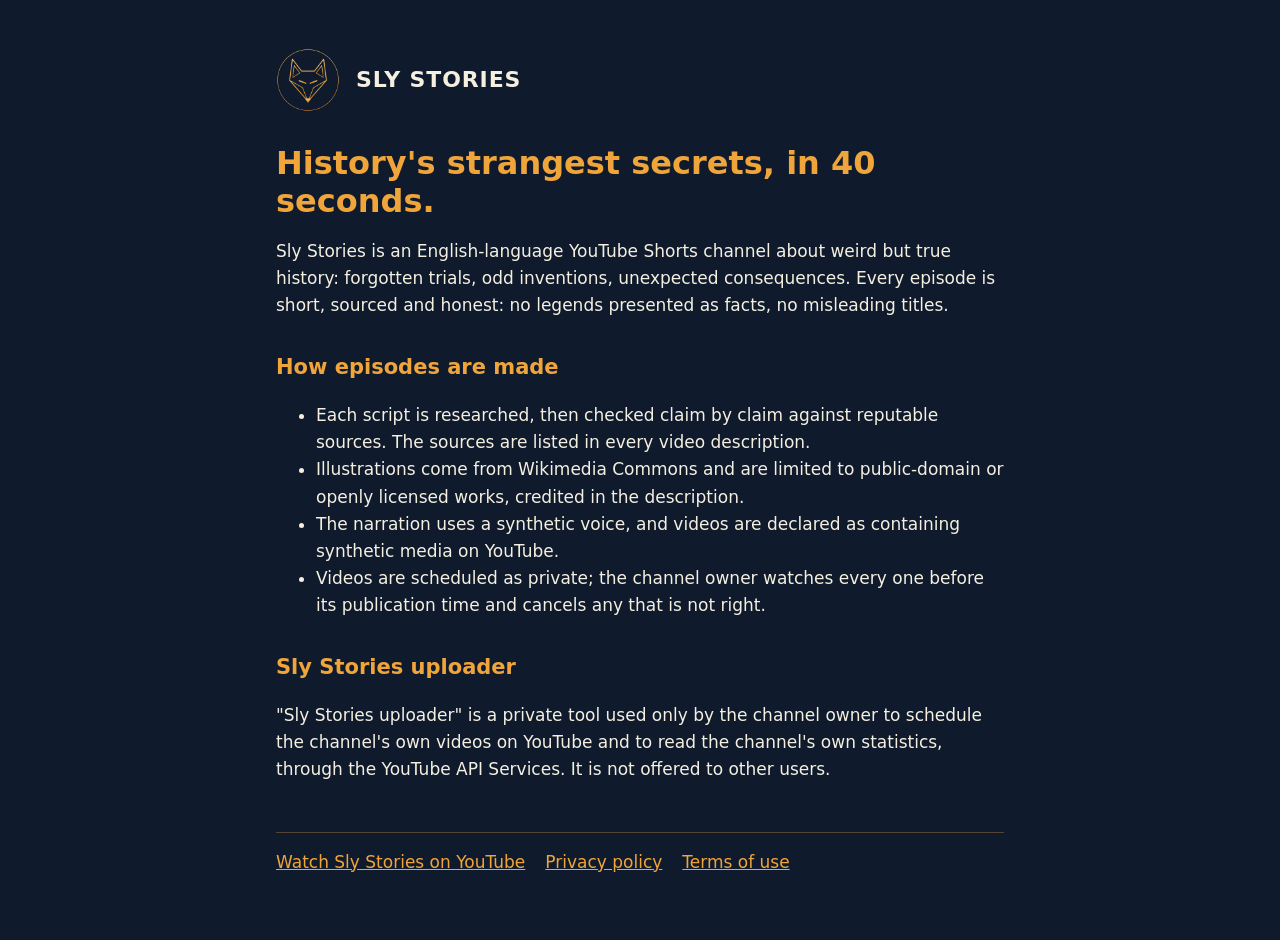
<file: index.html>
<!doctype html>
<html lang="en">
<head>
<meta charset="utf-8">
<meta name="viewport" content="width=device-width, initial-scale=1">
<title>Sly Stories</title>
<meta name="description" content="Sly Stories: history's strangest true secrets, in 40 seconds.">
<link rel="icon" href="logo.png">
<link rel="stylesheet" href="style.css">
</head>
<body>
<main>
  <header><img src="logo.png" alt="Sly Stories fox logo"><a href="./">SLY STORIES</a></header>
  <h1>History's strangest secrets, in 40 seconds.</h1>
  <p>Sly Stories is an English-language YouTube Shorts channel about weird but true history:
     forgotten trials, odd inventions, unexpected consequences. Every episode is short, sourced
     and honest: no legends presented as facts, no misleading titles.</p>

  <h2>How episodes are made</h2>
  <ul>
    <li>Each script is researched, then checked claim by claim against reputable sources.
        The sources are listed in every video description.</li>
    <li>Illustrations come from Wikimedia Commons and are limited to public-domain or openly
        licensed works, credited in the description.</li>
    <li>The narration uses a synthetic voice, and videos are declared as containing synthetic
        media on YouTube.</li>
    <li>Videos are scheduled as private; the channel owner watches every one before its
        publication time and cancels any that is not right.</li>
  </ul>

  <h2>Sly Stories uploader</h2>
  <p>"Sly Stories uploader" is a private tool used only by the channel owner to schedule the
     channel's own videos on YouTube and to read the channel's own statistics, through the
     YouTube API Services. It is not offered to other users.</p>

  <nav>
    <a href="https://www.youtube.com/channel/UCzwTwcR29TMbvQgS8HkRE4w">Watch Sly Stories on YouTube</a>
    <a href="privacy.html">Privacy policy</a>
    <a href="terms.html">Terms of use</a>
  </nav>
</main>
</body>
</html>
</file>
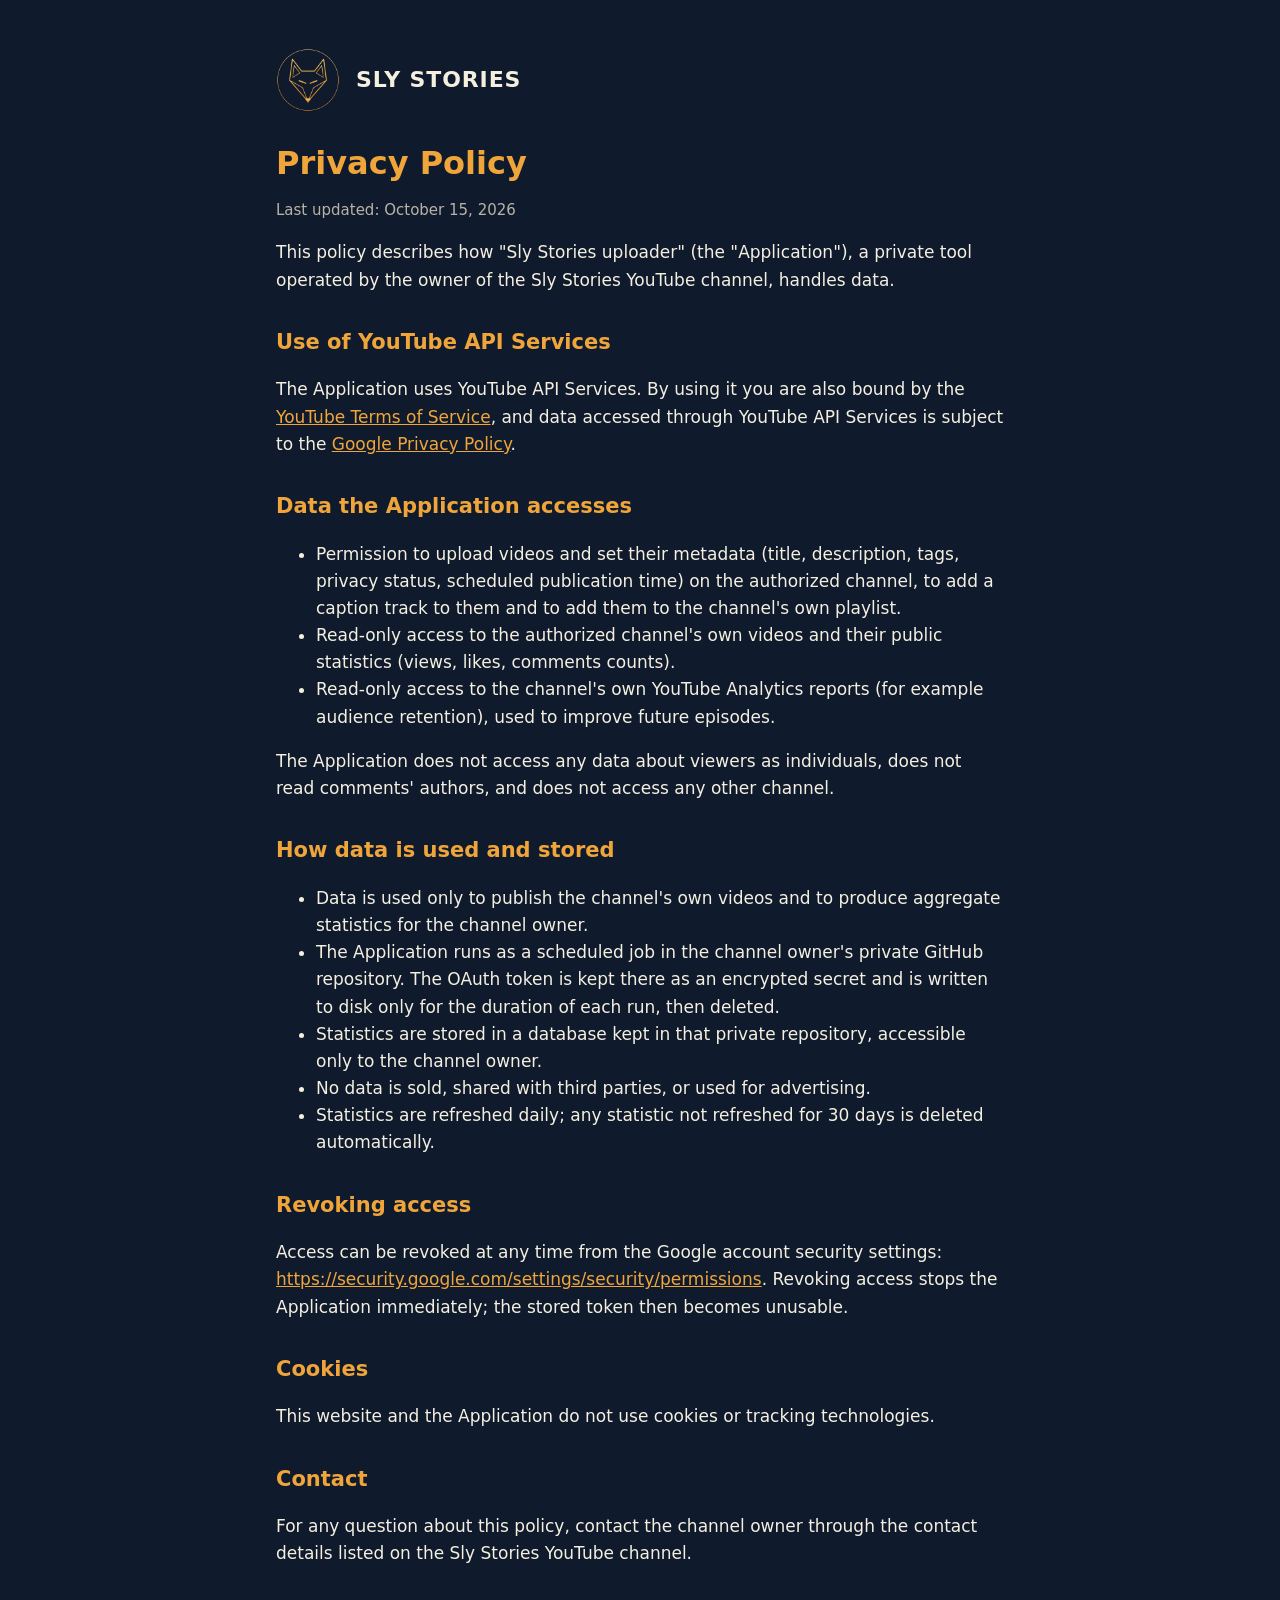
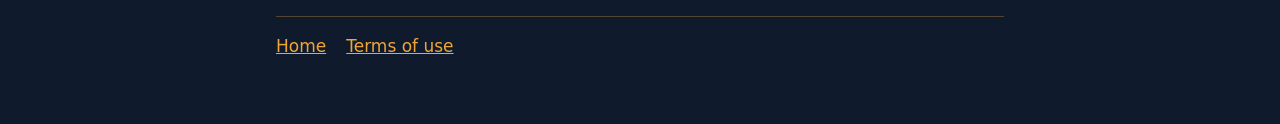
<file: privacy.html>
<!doctype html>
<html lang="en">
<head>
<meta charset="utf-8">
<meta name="viewport" content="width=device-width, initial-scale=1">
<title>Privacy Policy</title>
<link rel="icon" href="logo.png">
<link rel="stylesheet" href="style.css">
</head>
<body>
<main>
  <header><img src="logo.png" alt="Sly Stories fox logo"><a href="./">SLY STORIES</a></header>
  <h1>Privacy Policy</h1>
  <p class="muted">Last updated: October 15, 2026</p>

  <p>This policy describes how "Sly Stories uploader" (the "Application"), a private tool
     operated by the owner of the Sly Stories YouTube channel, handles data.</p>

  <h2>Use of YouTube API Services</h2>
  <p>The Application uses YouTube API Services. By using it you are also bound by the
     <a href="https://www.youtube.com/t/terms">YouTube Terms of Service</a>, and data accessed
     through YouTube API Services is subject to the
     <a href="https://policies.google.com/privacy">Google Privacy Policy</a>.</p>

  <h2>Data the Application accesses</h2>
  <ul>
    <li>Permission to upload videos and set their metadata (title, description, tags,
        privacy status, scheduled publication time) on the authorized channel, to add a caption
        track to them and to add them to the channel's own playlist.</li>
    <li>Read-only access to the authorized channel's own videos and their public statistics
        (views, likes, comments counts).</li>
    <li>Read-only access to the channel's own YouTube Analytics reports (for example audience
        retention), used to improve future episodes.</li>
  </ul>
  <p>The Application does not access any data about viewers as individuals, does not read
     comments' authors, and does not access any other channel.</p>

  <h2>How data is used and stored</h2>
  <ul>
    <li>Data is used only to publish the channel's own videos and to produce aggregate
        statistics for the channel owner.</li>
    <li>The Application runs as a scheduled job in the channel owner's private GitHub repository.
        The OAuth token is kept there as an encrypted secret and is written to disk only for the
        duration of each run, then deleted.</li>
    <li>Statistics are stored in a database kept in that private repository, accessible only to
        the channel owner.</li>
    <li>No data is sold, shared with third parties, or used for advertising.</li>
    <li>Statistics are refreshed daily; any statistic not refreshed for 30 days is deleted
        automatically.</li>
  </ul>

  <h2>Revoking access</h2>
  <p>Access can be revoked at any time from the Google account security settings:
     <a href="https://security.google.com/settings/security/permissions">https://security.google.com/settings/security/permissions</a>.
     Revoking access stops the Application immediately; the stored token then becomes
     unusable.</p>

  <h2>Cookies</h2>
  <p>This website and the Application do not use cookies or tracking technologies.</p>

  <h2>Contact</h2>
  <p>For any question about this policy, contact the channel owner through the contact details
     listed on the Sly Stories YouTube channel.</p>

  <nav>
    <a href="./">Home</a>
    <a href="terms.html">Terms of use</a>
  </nav>
</main>
</body>
</html>
</file>
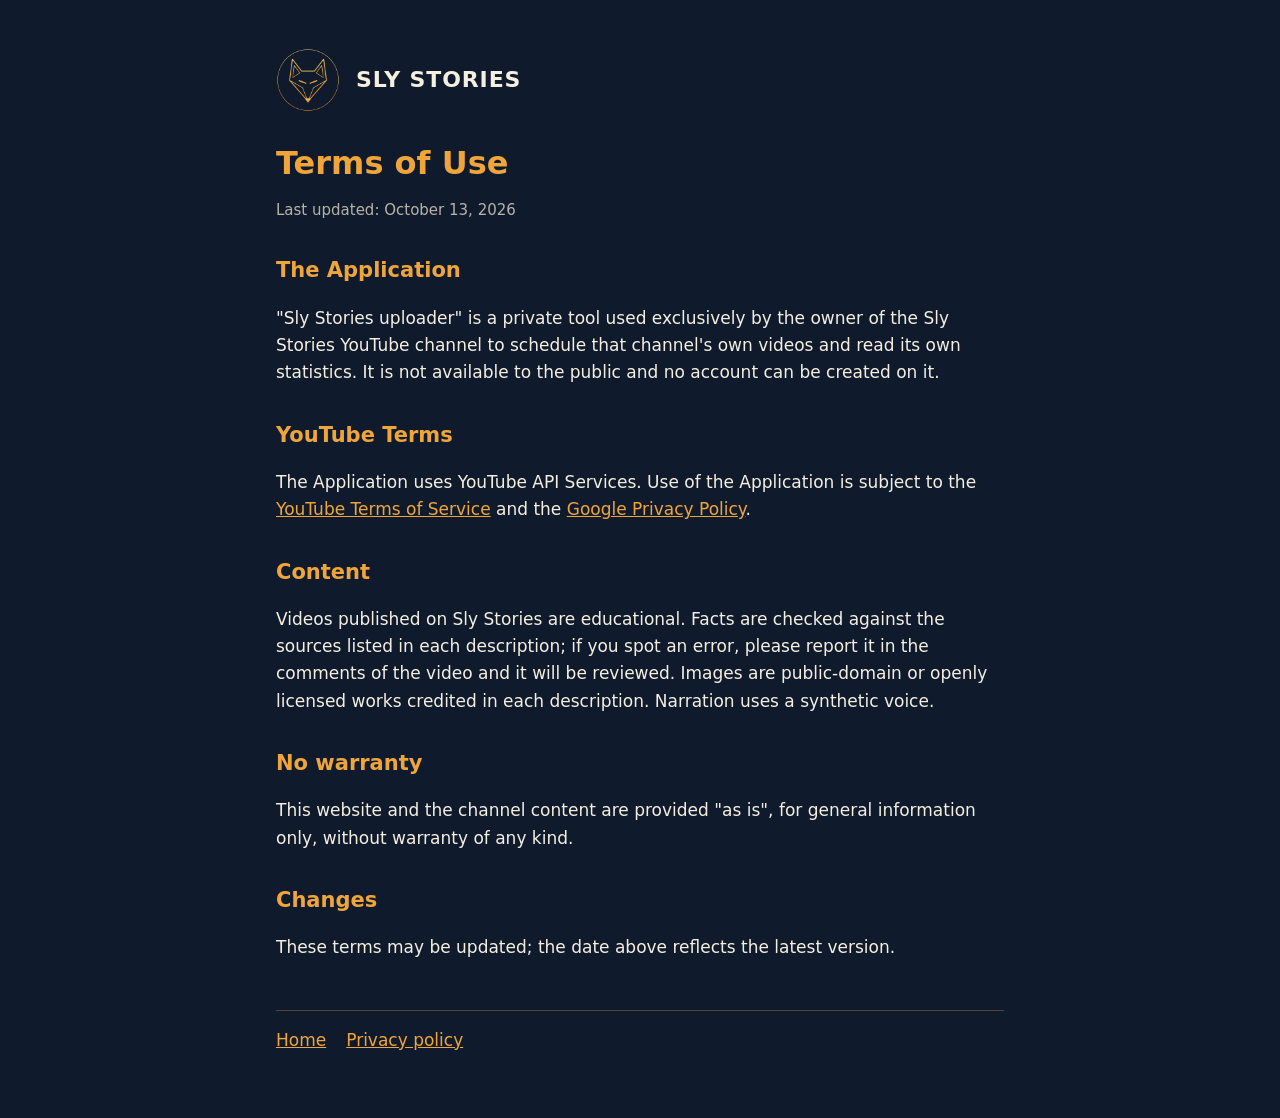
<file: terms.html>
<!doctype html>
<html lang="en">
<head>
<meta charset="utf-8">
<meta name="viewport" content="width=device-width, initial-scale=1">
<title>Terms of Use</title>
<link rel="icon" href="logo.png">
<link rel="stylesheet" href="style.css">
</head>
<body>
<main>
  <header><img src="logo.png" alt="Sly Stories fox logo"><a href="./">SLY STORIES</a></header>
  <h1>Terms of Use</h1>
  <p class="muted">Last updated: October 13, 2026</p>

  <h2>The Application</h2>
  <p>"Sly Stories uploader" is a private tool used exclusively by the owner of the Sly Stories
     YouTube channel to schedule that channel's own videos and read its own statistics. It is not
     available to the public and no account can be created on it.</p>

  <h2>YouTube Terms</h2>
  <p>The Application uses YouTube API Services. Use of the Application is subject to the
     <a href="https://www.youtube.com/t/terms">YouTube Terms of Service</a> and the
     <a href="https://policies.google.com/privacy">Google Privacy Policy</a>.</p>

  <h2>Content</h2>
  <p>Videos published on Sly Stories are educational. Facts are checked against the sources
     listed in each description; if you spot an error, please report it in the comments of the
     video and it will be reviewed. Images are public-domain or openly licensed works credited in
     each description. Narration uses a synthetic voice.</p>

  <h2>No warranty</h2>
  <p>This website and the channel content are provided "as is", for general information only,
     without warranty of any kind.</p>

  <h2>Changes</h2>
  <p>These terms may be updated; the date above reflects the latest version.</p>

  <nav>
    <a href="./">Home</a>
    <a href="privacy.html">Privacy policy</a>
  </nav>
</main>
</body>
</html>
</file>
<file: style.css>
:root { --bg: #0F1B2D; --gold: #F0A53A; --cream: #F5EFE0; --muted: #b9b3a6; }
* { box-sizing: border-box; }
body { margin: 0; background: var(--bg); color: var(--cream); font: 17px/1.6 system-ui, -apple-system, "Segoe UI", sans-serif; }
main { max-width: 760px; margin: 0 auto; padding: 48px 16px 64px; }
header { display: flex; align-items: center; gap: 16px; margin-bottom: 32px; }
header img { width: 64px; height: 64px; border-radius: 50%; }
header a { color: var(--cream); text-decoration: none; font-weight: 800; letter-spacing: .04em; font-size: 22px; }
h1 { color: var(--gold); font-size: 32px; line-height: 1.2; margin: 0 0 16px; }
h2 { color: var(--gold); font-size: 21px; margin: 32px 0 8px; }
a { color: var(--gold); }
p, li { color: var(--cream); }
.muted { color: var(--muted); font-size: 15px; }
nav { margin-top: 48px; padding-top: 16px; border-top: 1px solid rgba(240,165,58,.3); display: flex; gap: 20px; flex-wrap: wrap; }
</file>
